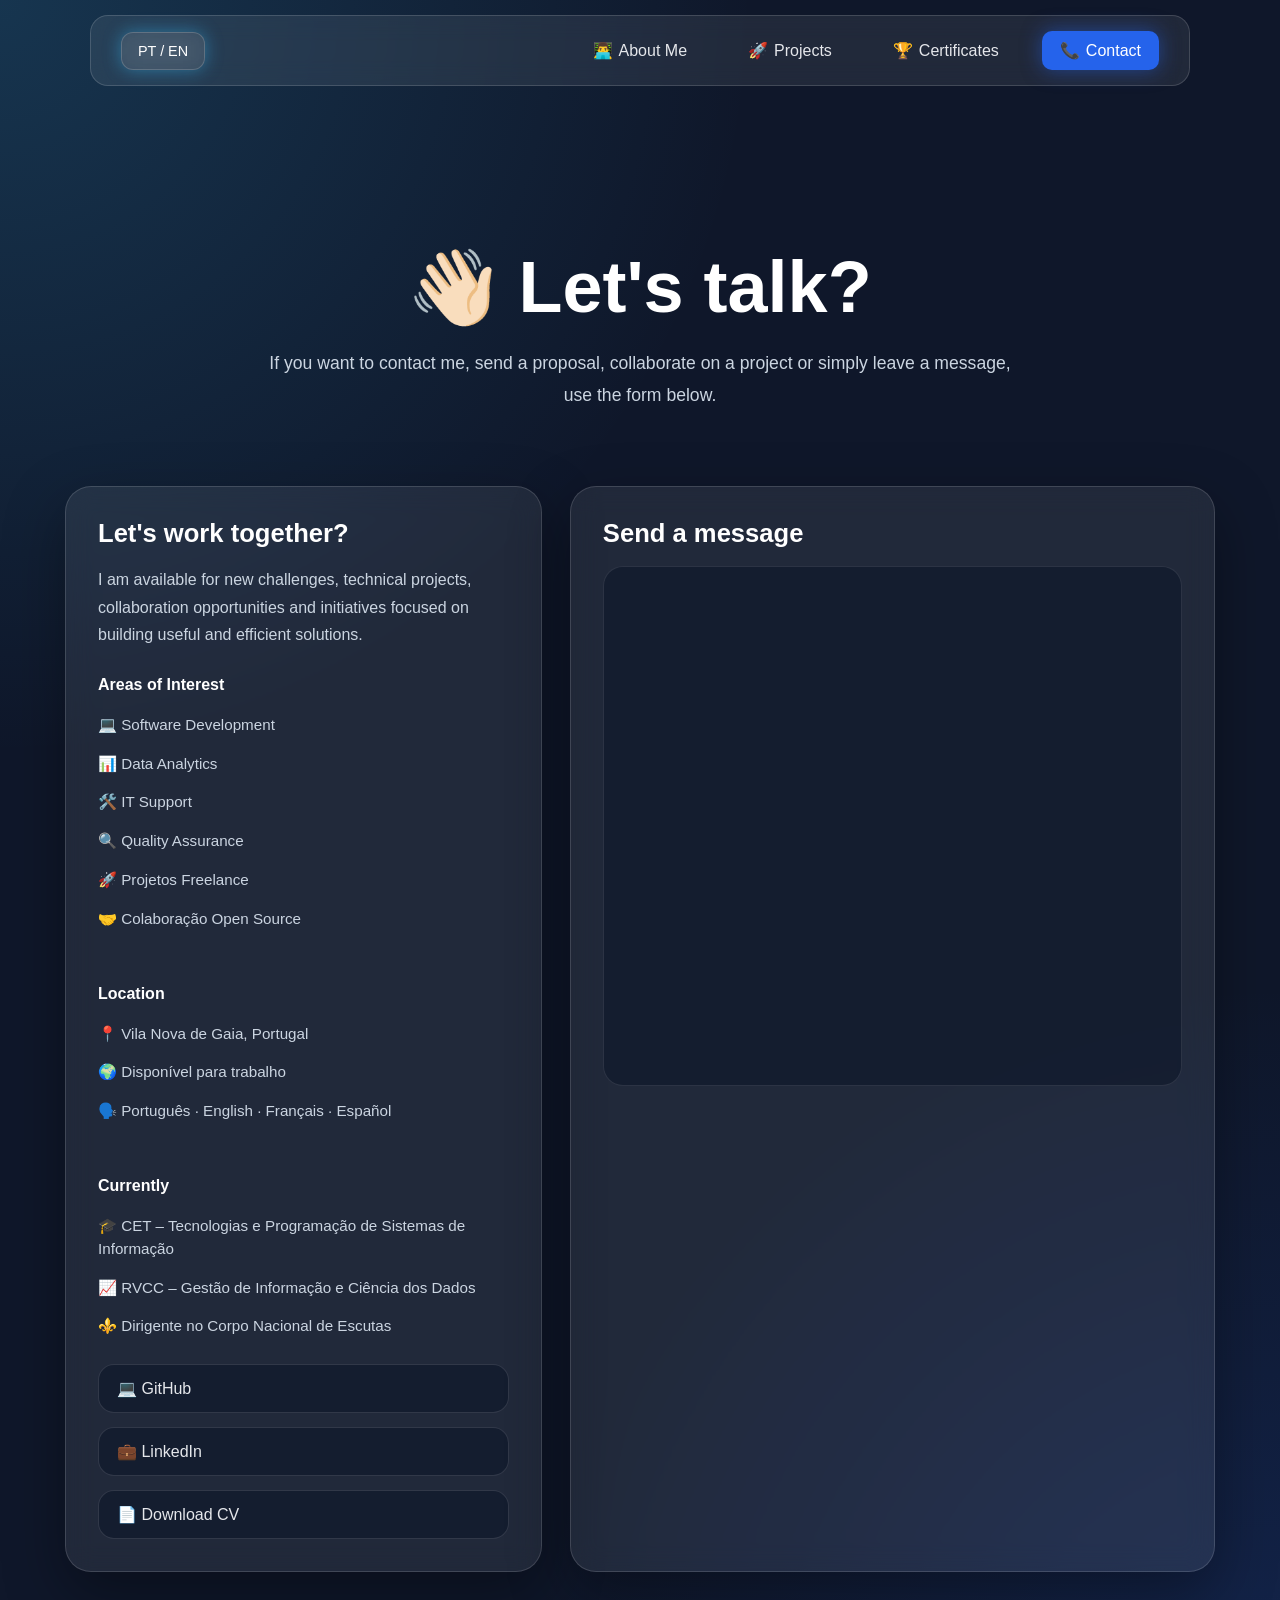
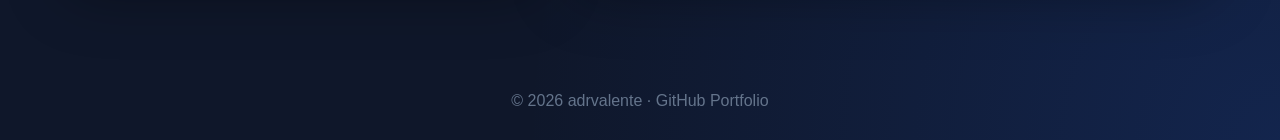
<file: contacto.html>
<!DOCTYPE html>
<html lang="pt-PT">

<head>
    <!-- SEO -->
    <meta name="description" content="Get in touch with Adriano Valente for professional opportunities, software development, data analytics, IT support and technology projects.">
    <meta name="keywords" content="Adriano Valente, portfólio, programação, Python, Java, SQL, ETL, dados, web development">
    <meta name="author" content="Adriano Valente">
    <meta name="robots" content="index, follow">

    <!-- Open Graph -->
    <meta property="og:title" content="adrianovalente.pt | Contact">
    <meta property="og:description" content="Contact Adriano Valente regarding professional opportunities, software development, data analytics and technology projects.">
    <meta property="og:url" content="https://adrianovalente.pt/contacto.html">
    <meta property="og:image" content="https://adrvalente.github.io/img/preview.png">
    <meta property="og:type" content="website">

    <!-- Twitter / X -->
    <meta name="twitter:card" content="summary_large_image">
    <meta name="twitter:title" content="adrianovalente.pt | Contact">
    <meta name="twitter:description" content="Get in touch with Adriano Valente for professional opportunities, software development, data analytics, IT support and technology projects.">
    <meta name="twitter:image" content="https://adrvalente.github.io/img/preview.png">

    
    <!-- Codificação da página -->
    <meta charset="UTF-8">

    <!-- Título apresentado no separador do navegador -->
    <title>adrianovalente.pt | Contactos</title>

    <!-- Responsividade para mobile/tablet -->
    <meta name="viewport" content="width=device-width, initial-scale=1.0">

    <!-- CSS específico da página de contacto -->
    <link rel="stylesheet" href="css/contacto.css">

    <!-- CSS global da navbar/menu -->
    <link rel="stylesheet" href="css/menu.css">
    
    <!--
==================================================
PROTEÇÃO CONTRA IFRAMES (ANTI-CLICKJACKING)

Objetivo:
Impedir que a página seja carregada dentro
de um iframe de outro website.

Funcionamento:
1. Verifica se a página está dentro de um iframe.
2. Se estiver:
   - Tenta redirecionar o utilizador para a página original.
3. Caso o navegador bloqueie o redirecionamento:
   - Substitui todo o conteúdo da página
     por uma mensagem de bloqueio.

Nota:
No GitHub Pages não é possível configurar
cabeçalhos HTTP como:
- X-Frame-Options
- Content-Security-Policy

Esta solução fornece uma proteção básica
contra clickjacking utilizando JavaScript.
==================================================
-->
    <script>
    if (window.top !== window.self) {

        try {
            window.top.location = window.location.href;
        } catch (e) {

            document.documentElement.innerHTML = `
                <head>
                    <title>Página bloqueada</title>
                </head>
                <body style="
                    margin:0;
                    height:100vh;
                    display:flex;
                    justify-content:center;
                    align-items:center;
                    background:#0f172a;
                    color:#e5e7eb;
                    font-family:Arial,sans-serif;
                    text-align:center;
                ">
                    <div>
                        <h1>🚫 Página bloqueada</h1>
                        <p>Esta página não pode ser apresentada dentro de um iframe.</p>
                    </div>
                </body>
            `;
        }
    }
    </script>

</head>

<body>

    <!-- Navbar carregada dinamicamente pelo navbar.js -->
    <div id="navbar"></div>

    <!-- Cabeçalho principal da página -->
    <header class="hero">

        <!-- Título principal com tradução automática PT/EN -->
        <h1 data-pt="👋🏻 Vamos falar?" data-en="👋🏻 Let's talk?">
            👋🏻 Vamos falar?
        </h1>

        <!-- Texto introdutório da página de contacto -->
        <p data-pt="Se quiseres entrar em contacto comigo, enviar uma proposta, colaborar num projeto ou simplesmente deixar uma mensagem, usa o formulário abaixo." data-en="If you want to contact me, send a proposal, collaborate on a project or simply leave a message, use the form below.">
            Se quiseres entrar em contacto comigo, enviar uma proposta, colaborar num projeto ou simplesmente deixar uma mensagem, usa o formulário abaixo.
        </p>

    </header>

    <!-- Conteúdo principal da página -->
    <main class="contact-container">

        <!-- Grelha principal com informação pessoal e formulário -->
        <section class="contact-grid">

            <!-- Cartão informativo do lado esquerdo -->
            <div class="info-card">

                <!-- Título do cartão informativo -->
                <h2 data-pt="Vamos trabalhar juntos?" data-en="Let's work together?">
                    Vamos trabalhar juntos?
                </h2>

                <!-- Texto de disponibilidade profissional -->
                <p data-pt="Estou disponível para novos desafios, projetos técnicos, oportunidades de colaboração e iniciativas que permitam criar soluções úteis e eficientes." data-en="I am available for new challenges, technical projects, collaboration opportunities and initiatives focused on building useful and efficient solutions.">
                    Estou disponível para novos desafios, projetos técnicos, oportunidades de colaboração e iniciativas que permitam criar soluções úteis e eficientes.
                </p>

                <!-- Secção com áreas de interesse -->
                <div class="availability-section">

                    <h3 data-pt="Áreas de Interesse" data-en="Areas of Interest">
                        Áreas de Interesse
                    </h3>

                    <!-- Lista de áreas técnicas/profissionais -->
                    <ul class="skills-list">
                        <li>💻 Software Development</li>
                        <li>📊 Data Analytics</li>
                        <li>🛠️ IT Support</li>
                        <li>🔍 Quality Assurance</li>
                        <li>🚀 Projetos Freelance</li>
                        <li>🤝 Colaboração Open Source</li>
                    </ul>

                </div>

                <!-- Secção de localização e disponibilidade -->
                <div class="availability-section">

                    <br>

                    <h3 data-pt="Localização" data-en="Location">
                        Localização
                    </h3>

                    <ul class="skills-list">
                        <li>📍 Vila Nova de Gaia, Portugal</li>
                        <li>🌍 Disponível para trabalho</li>
                        <li>🗣️ Português · English · Français · Español</li>
                    </ul>

                </div>

                <!-- Secção de situação atual -->
                <div class="availability-section">

                    <br>

                    <h3 data-pt="Atualmente" data-en="Currently">
                        Atualmente
                    </h3>

                    <ul class="skills-list">
                        <li>🎓 CET – Tecnologias e Programação de Sistemas de Informação</li>
                        <li>📈 RVCC – Gestão de Informação e Ciência dos Dados</li>
                        <li>⚜️ Dirigente no Corpo Nacional de Escutas</li>
                    </ul>

                </div>

                <br>

                <!-- Links externos e internos de contacto/perfil -->
                <div class="contact-links">

                    <!-- Link para GitHub -->
                    <a href="https://github.com/adrvalente" target="_blank">
                        💻 GitHub
                    </a>

                    <!-- Link para LinkedIn -->
                    <a href="https://linkedin.com/in/adrvalente" target="_blank">
                        💼 LinkedIn
                    </a>

                    <!-- Link interno para a página do CV -->
                    <a href="cv.html">
                        📄 Download CV
                    </a>

                </div>

            </div>

            <!-- Cartão do formulário de contacto -->
            <div class="form-card">

                <h2 data-pt="Envia uma mensagem" data-en="Send a message">
                    Envia uma mensagem
                </h2>

                <!-- Integração do formulário Typeform -->
                <div class="typeform-wrapper">

                    <!-- ID do formulário Typeform incorporado -->
                    <div data-tf-live="01KTHC0ZB73TNBDAFJAAT6YGFP"></div>

                    <!-- Script oficial do Typeform para carregar o formulário -->
                    <script src="//embed.typeform.com/next/embed.js"></script>

                </div>

            </div>

        </section>

    </main>

    <!-- Rodapé da página -->
    <footer>
        © 2026 adrvalente · GitHub Portfolio
    </footer>

    <!-- Script responsável por carregar a navbar reutilizável -->
    <script src="js/navbar.js"></script>

    <!-- Script responsável pela tradução automática PT/EN -->
    <script src="js/language.js"></script>

</body>

</html>
</file>
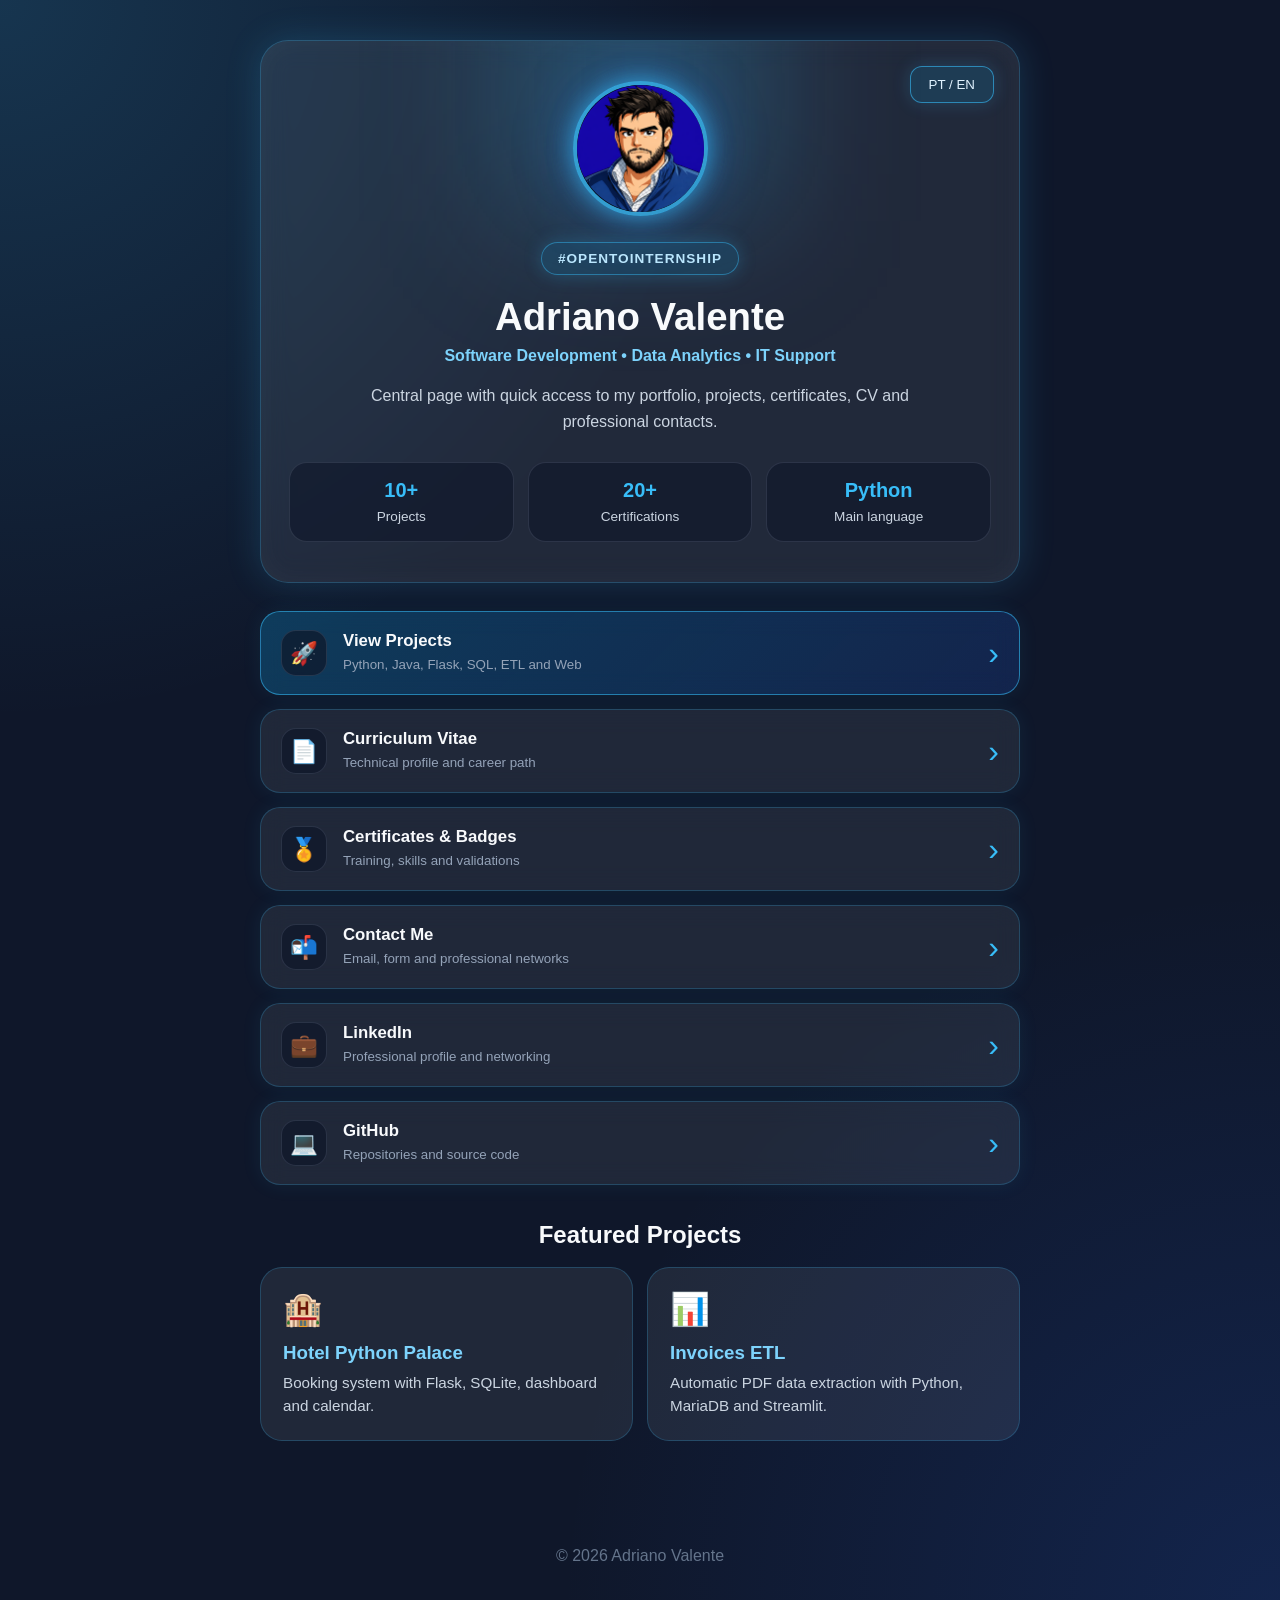
<file: links.html>
<!DOCTYPE html>
<html lang="pt-PT">

<head>
    <meta charset="UTF-8">

    <title 
        data-pt="adrianovalente.pt | Links"
        data-en="adrianovalente.pt | Links">
        adrianovalente.pt | Links
    </title>

    <meta name="viewport" content="width=device-width, initial-scale=1.0">

    <meta name="description" content="Developer Landing Page de Adriano Valente com acesso rápido a projetos, CV, certificados, GitHub, LinkedIn e contactos.">

    <meta property="og:title" content="adrianovalente.pt | Links">
    <meta property="og:description" content="Página central com projetos, CV, certificados e contactos de Adriano Valente.">
    <meta property="og:url" content="https://adrianovalente.pt/links.html">
    <meta property="og:type" content="website">

    <link rel="stylesheet" href="css/links.css">
</head>

<body>

    <main class="landing-wrapper">

        <section class="developer-card">

            <div class="language-switch">
                <button class="lang-btn" onclick="toggleLanguage()">PT / EN</button>
            </div>

            <div class="profile-glow"></div>

            <img id="profileImage"
                 src="imagens/me.png"
                 alt="Adriano Valente"
                 class="profile-img">
            <br> 
            <p class="status-badge"
               data-pt="#PROCURANDO_ESTÁGIO"
               data-en="#OPENTOINTERNSHIP">
                #PROCURANDO_ESTÁGIO
            </p>

            <h1>Adriano Valente</h1>

            <p class="subtitle"
               data-pt="Software Development • Data Analytics • IT Support"
               data-en="Software Development • Data Analytics • IT Support">
                Software Development • Data Analytics • IT Support
            </p>

            <p class="intro"
               data-pt="Página central com acesso rápido ao meu portfólio, projetos, certificados, CV e contactos profissionais."
               data-en="Central page with quick access to my portfolio, projects, certificates, CV and professional contacts.">
                Página central com acesso rápido ao meu portfólio, projetos, certificados, CV e contactos profissionais.
            </p>

            <div class="stats-grid">

                <div class="stat-card">
                    <strong>10+</strong>
                    <span data-pt="Projetos" data-en="Projects">Projetos</span>
                </div>

                <div class="stat-card">
                    <strong>20+</strong>
                    <span data-pt="Certificações" data-en="Certifications">Certificações</span>
                </div>

                <div class="stat-card">
                    <strong>Python</strong>
                    <span data-pt="Linguagem foco" data-en="Main language">Linguagem foco</span>
                </div>

            </div>

        </section>

        <section class="links-section">

            <a href="projetos.html" class="link-card primary">
                <span class="link-icon">🚀</span>
                <div class="link-content">
                    <strong data-pt="Ver Projetos" data-en="View Projects">Ver Projetos</strong>
                    <small data-pt="Python, Java, Flask, SQL, ETL e Web"
                           data-en="Python, Java, Flask, SQL, ETL and Web">
                        Python, Java, Flask, SQL, ETL e Web
                    </small>
                </div>
                <span class="link-arrow">›</span>
            </a>

            <a href="cv.html" class="link-card">
                <span class="link-icon">📄</span>
                <div class="link-content">
                    <strong data-pt="Curriculum Vitae" data-en="Curriculum Vitae">Curriculum Vitae</strong>
                    <small data-pt="Perfil técnico e percurso profissional"
                           data-en="Technical profile and career path">
                        Perfil técnico e percurso profissional
                    </small>
                </div>
                <span class="link-arrow">›</span>
            </a>

            <a href="badges.html" class="link-card">
                <span class="link-icon">🏅</span>
                <div class="link-content">
                    <strong data-pt="Certificados & Badges" data-en="Certificates & Badges">
                        Certificados & Badges
                    </strong>
                    <small data-pt="Formação, competências e validações"
                           data-en="Training, skills and validations">
                        Formação, competências e validações
                    </small>
                </div>
                <span class="link-arrow">›</span>
            </a>

            <a href="contacto.html" class="link-card">
                <span class="link-icon">📬</span>
                <div class="link-content">
                    <strong data-pt="Contactar" data-en="Contact Me">Contactar</strong>
                    <small data-pt="Email, formulário e redes profissionais"
                           data-en="Email, form and professional networks">
                        Email, formulário e redes profissionais
                    </small>
                </div>
                <span class="link-arrow">›</span>
            </a>

            <a href="https://www.linkedin.com/in/adrianovalente" target="_blank" class="link-card">
                <span class="link-icon">💼</span>
                <div class="link-content">
                    <strong>LinkedIn</strong>
                    <small data-pt="Perfil profissional e networking"
                           data-en="Professional profile and networking">
                        Perfil profissional e networking
                    </small>
                </div>
                <span class="link-arrow">›</span>
            </a>

            <a href="https://github.com/adrval83" target="_blank" class="link-card">
                <span class="link-icon">💻</span>
                <div class="link-content">
                    <strong>GitHub</strong>
                    <small data-pt="Repositórios e código fonte"
                           data-en="Repositories and source code">
                        Repositórios e código fonte
                    </small>
                </div>
                <span class="link-arrow">›</span>
            </a>

        </section>

        <section class="featured-section">

            <h2 data-pt="Projetos em Destaque" data-en="Featured Projects">
                Projetos em Destaque
            </h2>

            <div class="featured-grid">

                <a href="hotel-python-palace.html" class="featured-card">
                    <span>🏨</span>
                    <h3>Hotel Python Palace</h3>
                    <p data-pt="Sistema de reservas com Flask, SQLite, dashboard e calendário."
                       data-en="Booking system with Flask, SQLite, dashboard and calendar.">
                        Sistema de reservas com Flask, SQLite, dashboard e calendário.
                    </p>
                </a>

                <a href="projetos.html" class="featured-card">
                    <span>📊</span>
                    <h3 data-pt="ETL de Faturas" data-en="Invoices ETL">
                        ETL de Faturas
                    </h3>
                    <p data-pt="Extração automática de dados de PDFs com Python, MariaDB e Streamlit."
                       data-en="Automatic PDF data extraction with Python, MariaDB and Streamlit.">
                        Extração automática de dados de PDFs com Python, MariaDB e Streamlit.
                    </p>
                </a>

            </div>

        </section>

    </main>

    <footer>
        <p>© 2026 Adriano Valente</p>
    </footer>

    <script>
        document.addEventListener("DOMContentLoaded", () => {
            const profileImage = document.getElementById("profileImage");

            if (!profileImage) return;

            profileImage.addEventListener("mouseenter", () => {
                profileImage.src = "imagens/me_blue.png";
            });

            profileImage.addEventListener("mouseleave", () => {
                profileImage.src = "imagens/me.png";
            });

            profileImage.addEventListener("touchstart", () => {
                profileImage.src = "imagens/me_blue.png";
            });

            profileImage.addEventListener("touchend", () => {
                profileImage.src = "imagens/me.png";
            });
        });
    </script>

    <script src="js/language.js"></script>

</body>

</html>
</file>
<file: css/contacto.css>
/* ==================================================
   CONTACTO.CSS
   Página de Contacto
==================================================

Objetivo:
- Criar uma página de contacto moderna.
- Apresentar informação profissional.
- Integrar formulário Typeform.
- Usar cards Glassmorphism.
- Garantir boa adaptação em mobile.
================================================== */


/* Reset global */

* {
    margin: 0;
    padding: 0;
    box-sizing: border-box;
}


/* Estilo geral da página */

body {
    margin: 0;
    font-family: Arial, sans-serif;
    background: radial-gradient(circle at top left, rgba(56, 189, 248, 0.18), transparent 35%), radial-gradient(circle at bottom right, rgba(37, 99, 235, 0.18), transparent 35%), #0f172a;
    color: #e5e7eb;
}


/* Rodapé */

footer {
    text-align: center;
    padding: 30px;
    color: #64748b;
}


/* ==================================================
   BOTÕES
================================================== */


/* Estilo base para botões reutilizáveis */

.download-btn,
.lang-btn {
    border: none;
    cursor: pointer;
    text-decoration: none;
    color: #e0f2fe;
    background: rgba(14, 165, 233, 0.15);
    border: 1px solid rgba(56, 189, 248, 0.6);
    box-shadow: 0 0 18px rgba(56, 189, 248, 0.45);
    backdrop-filter: blur(12px);
    transition: all 0.3s ease;
}


/* Botão de download */

.download-btn {
    display: inline-block;
    padding: 13px 28px;
    border-radius: 999px;
    font-weight: bold;
}


/* Botão de idioma, caso seja usado diretamente na página */

.lang-btn {
    position: absolute;
    top: 20px;
    right: 20px;
    padding: 9px 16px;
    border-radius: 999px;
}


/* Hover dos botões */

.download-btn:hover,
.lang-btn:hover {
    transform: translateY(-3px);
    background: rgba(14, 165, 233, 0.3);
    box-shadow: 0 0 25px rgba(56, 189, 248, 0.8), 0 0 55px rgba(37, 99, 235, 0.5);
}


/* ==================================================
   HERO SECTION
================================================== */


/* Cabeçalho principal da página */

.hero {
    position: relative;
    text-align: center;
    padding: 145px 20px 45px;
}


/* Pequena etiqueta visual opcional */

.tag {
    display: inline-block;
    padding: 8px 18px;
    margin-bottom: 18px;
    border-radius: 999px;
    background: rgba(96, 165, 250, .14);
    color: #93c5fd;
    border: 1px solid rgba(96, 165, 250, .35);
    font-size: .85rem;
}


/* Título principal */

.hero h1 {
    font-size: clamp(2.3rem, 6vw, 4.5rem);
    color: #ffffff;
    margin-bottom: 18px;
}


/* Texto introdutório */

.hero p {
    max-width: 760px;
    margin: 0 auto;
    text-align: center;
    color: #cbd5e1;
    font-size: 1.1rem;
    line-height: 1.8;
    display: block;
}


/* ==================================================
   CONTACTOS
================================================== */


/* Container geral da secção de contacto */

.contact-container {
    width: 90%;
    max-width: 1150px;
    margin: 0 auto;
    padding: 30px 0 90px;
}


/* Grid principal: informação à esquerda e formulário à direita */

.contact-grid {
    display: grid;
    grid-template-columns: 0.85fr 1.15fr;
    gap: 28px;
}


/* Cards Glassmorphism */

.info-card,
.form-card {
    background: rgba(255, 255, 255, .08);
    border: 1px solid rgba(255, 255, 255, .14);
    border-radius: 26px;
    padding: 32px;
    backdrop-filter: blur(14px);
    -webkit-backdrop-filter: blur(14px);
    box-shadow: 0 22px 60px rgba(0, 0, 0, .35);
    transition: .3s ease;
}


/* Efeito hover nos cards */

.info-card:hover,
.form-card:hover {
    transform: translateY(-6px);
    border-color: rgba(96, 165, 250, .45);
    box-shadow: 0 26px 70px rgba(0, 0, 0, .45);
}


/* Títulos dos cards */

.info-card h2,
.form-card h2 {
    color: #ffffff;
    margin-bottom: 18px;
    font-size: 1.6rem;
}


/* Texto do card informativo */

.info-card p {
    color: #cbd5e1;
    line-height: 1.7;
    margin-bottom: 28px;
}


/* ==================================================
   ÁREAS DE INTERESSE / LOCALIZAÇÃO / ATUALMENTE
================================================== */


/* Secções internas do card informativo */

.availability-section {
    margin-top: 28px;
}


/* Título de cada secção interna */

.availability-section h3 {
    color: #ffffff;
    font-size: 1rem;
    margin-bottom: 12px;
    font-weight: 600;
}


/* Lista sem bullets */

.skills-list {
    list-style: none;
    padding: 0;
    margin: 0;
}


/* Item de lista */

.skills-list li {
    padding: 8px 0;
    color: #cbd5e1;
    line-height: 1.5;
    font-size: 0.95rem;
}


/* ==================================================
   LINKS GITHUB / LINKEDIN / CV
================================================== */


/* Container dos links */

.contact-links {
    display: flex;
    flex-direction: column;
    gap: 14px;
}


/* Link individual */

.contact-links a {
    display: block;
    padding: 14px 18px;
    border-radius: 16px;
    color: #e5e7eb;
    text-decoration: none;
    background: rgba(15, 23, 42, .65);
    border: 1px solid rgba(255, 255, 255, .12);
    transition: .25s ease;
}


/* Hover dos links */

.contact-links a:hover {
    color: #ffffff;
    border-color: rgba(96, 165, 250, .55);
    background: rgba(96, 165, 250, .18);
    box-shadow: 0 0 22px rgba(96, 165, 250, .25);
}


/* ==================================================
   TYPEFORM
================================================== */


/* Wrapper do formulário Typeform */

.typeform-wrapper {
    width: 100%;
    min-height: 520px;
    overflow: hidden;
    border-radius: 20px;
    background: rgba(15, 23, 42, .65);
    border: 1px solid rgba(255, 255, 255, .1);
}


/* ==================================================
   RESPONSIVO
================================================== */


/* Tablets e ecrãs médios */

@media (max-width: 850px) {
    /* Ajustes da navbar nesta página */
    .navbar {
        flex-wrap: wrap;
        gap: 15px;
        justify-content: center;
    }
    .navbar.scrolled {
        left: 50%;
        transform: translateX(-50%);
        width: 92%;
    }
    .nav-links {
        flex-wrap: wrap;
        justify-content: center;
        gap: 14px;
    }
    /* Grid passa para uma coluna */
    .contact-grid {
        grid-template-columns: 1fr;
    }
    /* Mais espaço para compensar navbar em mobile */
    .hero {
        padding-top: 175px;
    }
}


/* Telemóveis pequenos */

@media (max-width: 500px) {
    /* Cards mais compactos */
    .info-card,
    .form-card {
        padding: 24px;
    }
    /* Dá mais altura ao formulário em mobile */
    .typeform-wrapper {
        min-height: 600px;
    }
}
</file>
<file: css/menu.css>
/* ==================================================
   MENU.CSS
   Navbar Global do Portfólio
==================================================

Objetivo:
- Fornecer uma navbar reutilizável para todas
  as páginas do portfólio.
- Suportar versão desktop e mobile.
- Colapsar automaticamente ao fazer scroll.
- Integrar seleção de idioma PT/EN.
================================================== */


/* ==================================================
   ESPAÇO SUPERIOR DA PÁGINA
==================================================

Compensa a navbar fixa para que o conteúdo
não fique escondido por trás da mesma.
*/

body {
    padding-top: 100px;
}


/* ==================================================
   NAVBAR PRINCIPAL
==================================================

Barra de navegação fixa no topo da página.

Características:
- Glassmorphism
- Blur de fundo
- Centrada horizontalmente
- Responsiva
*/

.navbar {
    position: fixed;
    top: 15px;
    left: 50%;
    transform: translateX(-50%);
    width: 90%;
    max-width: 1100px;
    padding: 15px 30px;
    display: flex;
    justify-content: space-between;
    align-items: center;
    gap: 25px;
    background: rgba(255, 255, 255, 0.08);
    backdrop-filter: blur(12px);
    -webkit-backdrop-filter: blur(12px);
    border: 1px solid rgba(255, 255, 255, 0.15);
    border-radius: 18px;
    z-index: 1000;
    transition: all 0.35s ease;
}


/* ==================================================
   BOTÃO DE IDIOMA (PT / EN)
==================================================

Permite alternar entre Português e Inglês.
*/

.nav-lang {
    display: flex;
    align-items: center;
    justify-content: flex-start;
    flex-shrink: 0;
    order: 1;
    transition: all 0.35s ease;
}


/* Botão visual de idioma */

.lang-btn {
    position: static;
    z-index: 1;
    background: rgba(255, 255, 255, 0.08);
    border: 1px solid rgba(255, 255, 255, 0.18);
    color: white;
    padding: 10px 16px;
    border-radius: 12px;
    cursor: pointer;
    font-size: 0.9rem;
    white-space: nowrap;
    transition: 0.3s ease;
}


/* Hover do botão */

.lang-btn:hover {
    background: rgba(37, 99, 235, 0.9);
    box-shadow: 0 0 18px rgba(37, 99, 235, 0.45);
}


/* ==================================================
   LINKS DE NAVEGAÇÃO
==================================================

Contém os links para:

- Sobre Mim
- Projetos
- Badges
- Contacto

Cada link contém:
- Emoji/Icone
- Texto
*/

.nav-links {
    display: flex;
    align-items: center;
    justify-content: flex-end;
    gap: 25px;
    order: 2;
    transition: gap 0.35s ease;
}


/* Link individual */

.nav-links a {
    display: flex;
    align-items: center;
    justify-content: center;
    gap: 6px;
    text-decoration: none;
    color: #e5e7eb;
    font-weight: 500;
    padding: 10px 18px;
    border-radius: 10px;
    transition: all 0.3s ease;
}


/* Hover dos links */

.nav-links a:hover {
    background: rgba(96, 165, 250, 0.15);
    color: #60a5fa;
}


/* Página ativa */

.nav-links a.active {
    background: #2563eb;
    color: white;
    box-shadow: 0 0 20px rgba(37, 99, 235, 0.5);
}


/* Transições dos ícones e texto */

.nav-icon,
.nav-text {
    transition: all 0.3s ease;
}


/* ==================================================
   NAVBAR COLAPSADA (SCROLL)
==================================================

Estado ativado através da classe:

.navbar.scrolled

Objetivo:
- Ocupar menos espaço
- Mostrar apenas os ícones
- Esconder o seletor de idioma
*/

.navbar.scrolled {
    top: 8px;
    left: 80px;
    transform: translateX(0);
    width: auto;
    max-width: none;
    padding: 8px 18px;
    justify-content: center;
    gap: 0;
    background: rgba(15, 23, 42, 0.95);
    border: 1px solid rgba(96, 165, 250, 0.25);
    border-radius: 999px;
    box-shadow: 0 10px 30px rgba(0, 0, 0, 0.35);
}


/* Esconde o seletor de idioma */

.navbar.scrolled .nav-lang {
    width: 0;
    opacity: 0;
    overflow: hidden;
    margin: 0;
    padding: 0;
    pointer-events: none;
}


/* Reduz o espaçamento dos links */

.navbar.scrolled .nav-links {
    gap: 8px;
}


/* Links passam a ícones circulares */

.navbar.scrolled .nav-links a {
    width: 42px;
    height: 42px;
    padding: 0;
    justify-content: center;
    align-items: center;
}


/* Esconde o texto dos links */

.navbar.scrolled .nav-text {
    opacity: 0;
    width: 0;
    overflow: hidden;
    display: inline-block;
}


/* Aumenta ligeiramente os ícones */

.navbar.scrolled .nav-icon {
    font-size: 1.1rem;
}


/* ==================================================
   RESPONSIVO MOBILE
==================================================

Ativado para larguras inferiores a 768px.

Alterações:
- Navbar mais compacta
- Apenas ícones visíveis
- Menos espaçamento
*/

@media (max-width: 768px) {
    body {
        padding-top: 90px;
    }
    .navbar {
        width: calc(100% - 24px);
        top: 10px;
        padding: 12px 16px;
        border-radius: 16px;
        gap: 12px;
    }
    .logo a {
        font-size: 0.95rem;
        white-space: nowrap;
    }
    .nav-links {
        gap: 8px;
    }
    .nav-links a {
        padding: 8px 10px;
        border-radius: 12px;
    }
    /* Esconde texto e mostra apenas emojis */
    .nav-text {
        display: none;
    }
    .nav-icon {
        font-size: 1.25rem;
    }
    .nav-lang {
        margin-left: 4px;
    }
    .lang-btn {
        padding: 7px 10px;
        font-size: 0.8rem;
    }
}


/* ==================================================
   VERSÃO MOBILE ANTIGA
==================================================

Mantida apenas para referência futura.

Utilizava:
- Navbar vertical
- Links empilhados
- Layout tipo menu hambúrguer

Atualmente desativada.
================================================== */


/*
@media (max-width: 768px) {

    ...

}
*/
</file>
<file: css/links.css>
* {
    box-sizing: border-box;
}

body {
    margin: 0;
    font-family: Arial, sans-serif;
    background:
        radial-gradient(circle at top left, rgba(56, 189, 248, 0.18), transparent 35%),
        radial-gradient(circle at bottom right, rgba(37, 99, 235, 0.18), transparent 35%),
        #0f172a;
    color: #e5e7eb;
    min-height: 100vh;
}

.landing-wrapper {
    width: 90%;
    max-width: 760px;
    margin: 0 auto;
    padding: 40px 0 60px;
}

/* ==========================
   HERO CARD
========================== */

.developer-card {
    position: relative;
    text-align: center;
    padding: 40px 28px;
    margin-bottom: 28px;
    border-radius: 28px;
    background: rgba(255, 255, 255, 0.08);
    border: 1px solid rgba(56, 189, 248, 0.25);
    backdrop-filter: blur(14px);
    -webkit-backdrop-filter: blur(14px);
    box-shadow:
        0 0 35px rgba(56, 189, 248, 0.18),
        inset 0 0 30px rgba(255, 255, 255, 0.03);
    overflow: hidden;
}

.profile-glow {
    position: absolute;
    top: -80px;
    left: 50%;
    width: 260px;
    height: 260px;
    transform: translateX(-50%);
    background: rgba(56, 189, 248, 0.25);
    filter: blur(70px);
    z-index: 0;
}

.profile-img {
    position: relative;
    z-index: 1;
    width: 135px;
    height: 135px;
    border-radius: 50%;
    object-fit: cover;
    border: 4px solid rgba(56, 189, 248, 0.75);

    box-shadow:
        0 0 25px rgba(56, 189, 248, 0.75),
        0 0 60px rgba(37, 99, 235, 0.35);

    transition:
        transform 0.3s ease,
        box-shadow 0.3s ease,
        filter 0.3s ease;
}

.profile-img:hover {
    transform: scale(1.05);

    box-shadow:
        0 0 35px rgba(56, 189, 248, 0.95),
        0 0 80px rgba(56, 189, 248, 0.45);

    filter: brightness(1.05);
}

.status-badge {
    position: relative;
    z-index: 1;
    display: inline-block;
    margin: 22px 0 12px;
    padding: 8px 16px;
    border-radius: 999px;
    color: #bae6fd;
    font-size: 0.85rem;
    font-weight: bold;
    letter-spacing: 1px;
    background: rgba(14, 165, 233, 0.14);
    border: 1px solid rgba(56, 189, 248, 0.45);
    box-shadow: 0 0 18px rgba(56, 189, 248, 0.25);
}

.developer-card h1 {
    position: relative;
    z-index: 1;
    margin: 8px 0;
    font-size: 2.4rem;
    color: #f8fafc;
}

.subtitle {
    position: relative;
    z-index: 1;
    margin: 0;
    color: #7dd3fc;
    font-weight: bold;
}

.intro {
    position: relative;
    z-index: 1;
    max-width: 560px;
    margin: 18px auto 0;
    color: #cbd5e1;
    line-height: 1.6;
}

/* ==========================
   LINK
========================== */
.link-content {
    flex: 1;
}

.link-arrow {
    margin-left: auto;
    font-size: 2rem;
    color: #38bdf8;
    line-height: 1;
}

/* ==========================
   STATS
========================== */

.stats-grid {
    position: relative;
    z-index: 1;
    display: grid;
    grid-template-columns: repeat(3, 1fr);
    gap: 14px;
    margin-top: 28px;
}

.stat-card {
    padding: 16px 10px;
    border-radius: 18px;
    background: rgba(15, 23, 42, 0.62);
    border: 1px solid rgba(148, 163, 184, 0.18);
}

.stat-card strong {
    display: block;
    color: #38bdf8;
    font-size: 1.25rem;
    margin-bottom: 5px;
}

.stat-card span {
    color: #cbd5e1;
    font-size: 0.85rem;
}

/* ==========================
   LINKS
========================== */

.links-section {
    display: flex;
    flex-direction: column;
    gap: 14px;
}

.link-card {
    display: flex;
    align-items: center;
    gap: 16px;
    text-decoration: none;
    padding: 18px 20px;
    border-radius: 20px;
    color: #e5e7eb;
    background: rgba(255, 255, 255, 0.075);
    border: 1px solid rgba(56, 189, 248, 0.22);
    backdrop-filter: blur(12px);
    -webkit-backdrop-filter: blur(12px);
    box-shadow: 0 0 20px rgba(56, 189, 248, 0.08);
    transition: transform 0.25s ease, border-color 0.25s ease, box-shadow 0.25s ease, background 0.25s ease;
}

.link-card:hover {
    transform: translateY(-4px);
    background: rgba(14, 165, 233, 0.14);
    border-color: rgba(56, 189, 248, 0.65);
    box-shadow: 0 0 28px rgba(56, 189, 248, 0.28);
}

.link-card.primary {
    background: linear-gradient(135deg, rgba(14, 165, 233, 0.26), rgba(37, 99, 235, 0.18));
    border-color: rgba(56, 189, 248, 0.55);
}

.link-icon {
    min-width: 46px;
    height: 46px;
    display: grid;
    place-items: center;
    border-radius: 15px;
    font-size: 1.4rem;
    background: rgba(15, 23, 42, 0.7);
    border: 1px solid rgba(148, 163, 184, 0.18);
}

.link-card strong {
    display: block;
    font-size: 1.05rem;
    margin-bottom: 4px;
    color: #f8fafc;
}

.link-card small {
    color: #94a3b8;
    line-height: 1.4;
}

/* ==========================
   FEATURED PROJECTS
========================== */

.featured-section {
    margin-top: 36px;
}

.featured-section h2 {
    text-align: center;
    margin-bottom: 18px;
    color: #f8fafc;
}

.featured-grid {
    display: grid;
    grid-template-columns: repeat(2, 1fr);
    gap: 14px;
}

.featured-card {
    text-decoration: none;
    color: #e5e7eb;
    padding: 22px;
    border-radius: 22px;
    background: rgba(255, 255, 255, 0.075);
    border: 1px solid rgba(56, 189, 248, 0.22);
    transition: transform 0.25s ease, box-shadow 0.25s ease, border-color 0.25s ease;
}

.featured-card:hover {
    transform: translateY(-4px);
    border-color: rgba(56, 189, 248, 0.65);
    box-shadow: 0 0 26px rgba(56, 189, 248, 0.2);
}

.featured-card span {
    font-size: 2rem;
}

.featured-card h3 {
    margin: 14px 0 8px;
    color: #7dd3fc;
}

.featured-card p {
    margin: 0;
    color: #cbd5e1;
    line-height: 1.5;
    font-size: 0.95rem;
}

/* ==========================
   LANGUGAGE
========================== */
.language-switch {
    position: absolute;
    top: 25px;
    right: 25px;
    z-index: 10;
}

.language-switch .lang-btn {
    border: none;
    cursor: pointer;
    color: #e0f2fe;
    padding: 10px 18px;
    border-radius: 12px;

    background: rgba(14, 165, 233, 0.15);
    border: 1px solid rgba(56, 189, 248, 0.6);

    box-shadow:
        0 0 18px rgba(56, 189, 248, 0.2);

    transition: all 0.3s ease;
}

.language-switch .lang-btn:hover {
    transform: translateY(-2px);

    background: rgba(14, 165, 233, 0.25);

    box-shadow:
        0 0 25px rgba(56, 189, 248, 0.4);
}

/* ==========================
   FOOTER
========================== */

footer {
    text-align: center;
    padding: 30px;
    color: #64748b;
}

/* ==========================
   RESPONSIVE
========================== */

@media (max-width: 700px) {

    body {
        padding-top: 0;
    }

    .landing-wrapper {
        width: 92%;
        max-width: 100%;
        padding: 28px 0 50px;
    }

    .developer-card {
        padding: 34px 18px 28px;
        border-radius: 24px;
    }

    .language-switch {
        top: 18px;
        right: 18px;
    }

    .language-switch .lang-btn {
        padding: 8px 12px;
        font-size: 0.75rem;
    }

    .profile-img {
        width: 115px;
        height: 115px;
    }

    .status-badge {
        margin-top: 18px;
        font-size: 0.78rem;
        padding: 7px 13px;
    }

    .developer-card h1 {
        font-size: 2.15rem;
        line-height: 1.15;
    }

    .subtitle {
        font-size: 1rem;
        line-height: 1.4;
    }

    .intro {
        font-size: 0.98rem;
        line-height: 1.55;
        margin-top: 18px;
    }

    .stats-grid {
        grid-template-columns: 1fr;
        gap: 12px;
        margin-top: 24px;
    }

    .stat-card {
        padding: 18px 12px;
    }

    .stat-card strong {
        font-size: 1.45rem;
    }

    .stat-card span {
        font-size: 0.95rem;
    }

    .links-section {
        gap: 14px;
    }

    .link-card {
        padding: 18px 16px;
        border-radius: 18px;
        gap: 14px;
    }

    .link-icon {
        min-width: 48px;
        height: 48px;
        font-size: 1.45rem;
    }

    .link-card strong {
        font-size: 1.05rem;
    }

    .link-card small {
        font-size: 0.88rem;
    }

    .featured-section {
        margin-top: 34px;
    }

    .featured-section h2 {
        font-size: 1.45rem;
    }

    .featured-grid {
        grid-template-columns: 1fr;
        gap: 14px;
    }

    .featured-card {
        padding: 22px 18px;
    }

    .featured-card h3 {
        font-size: 1.1rem;
    }

    .featured-card p {
        font-size: 0.95rem;
    }

    footer {
        padding: 28px 20px;
        font-size: 0.85rem;
    }
}
/* ==========================
   Responsive SMALLER
========================== */
@media (max-width: 420px) {

    .landing-wrapper {
        width: 94%;
    }

    .developer-card h1 {
        font-size: 1.9rem;
    }

    .subtitle {
        font-size: 0.92rem;
    }

    .intro {
        font-size: 0.9rem;
    }

    .profile-img {
        width: 105px;
        height: 105px;
    }

    .link-card {
        padding: 17px 14px;
    }

    .link-card small {
        font-size: 0.82rem;
    }
}
</file>
